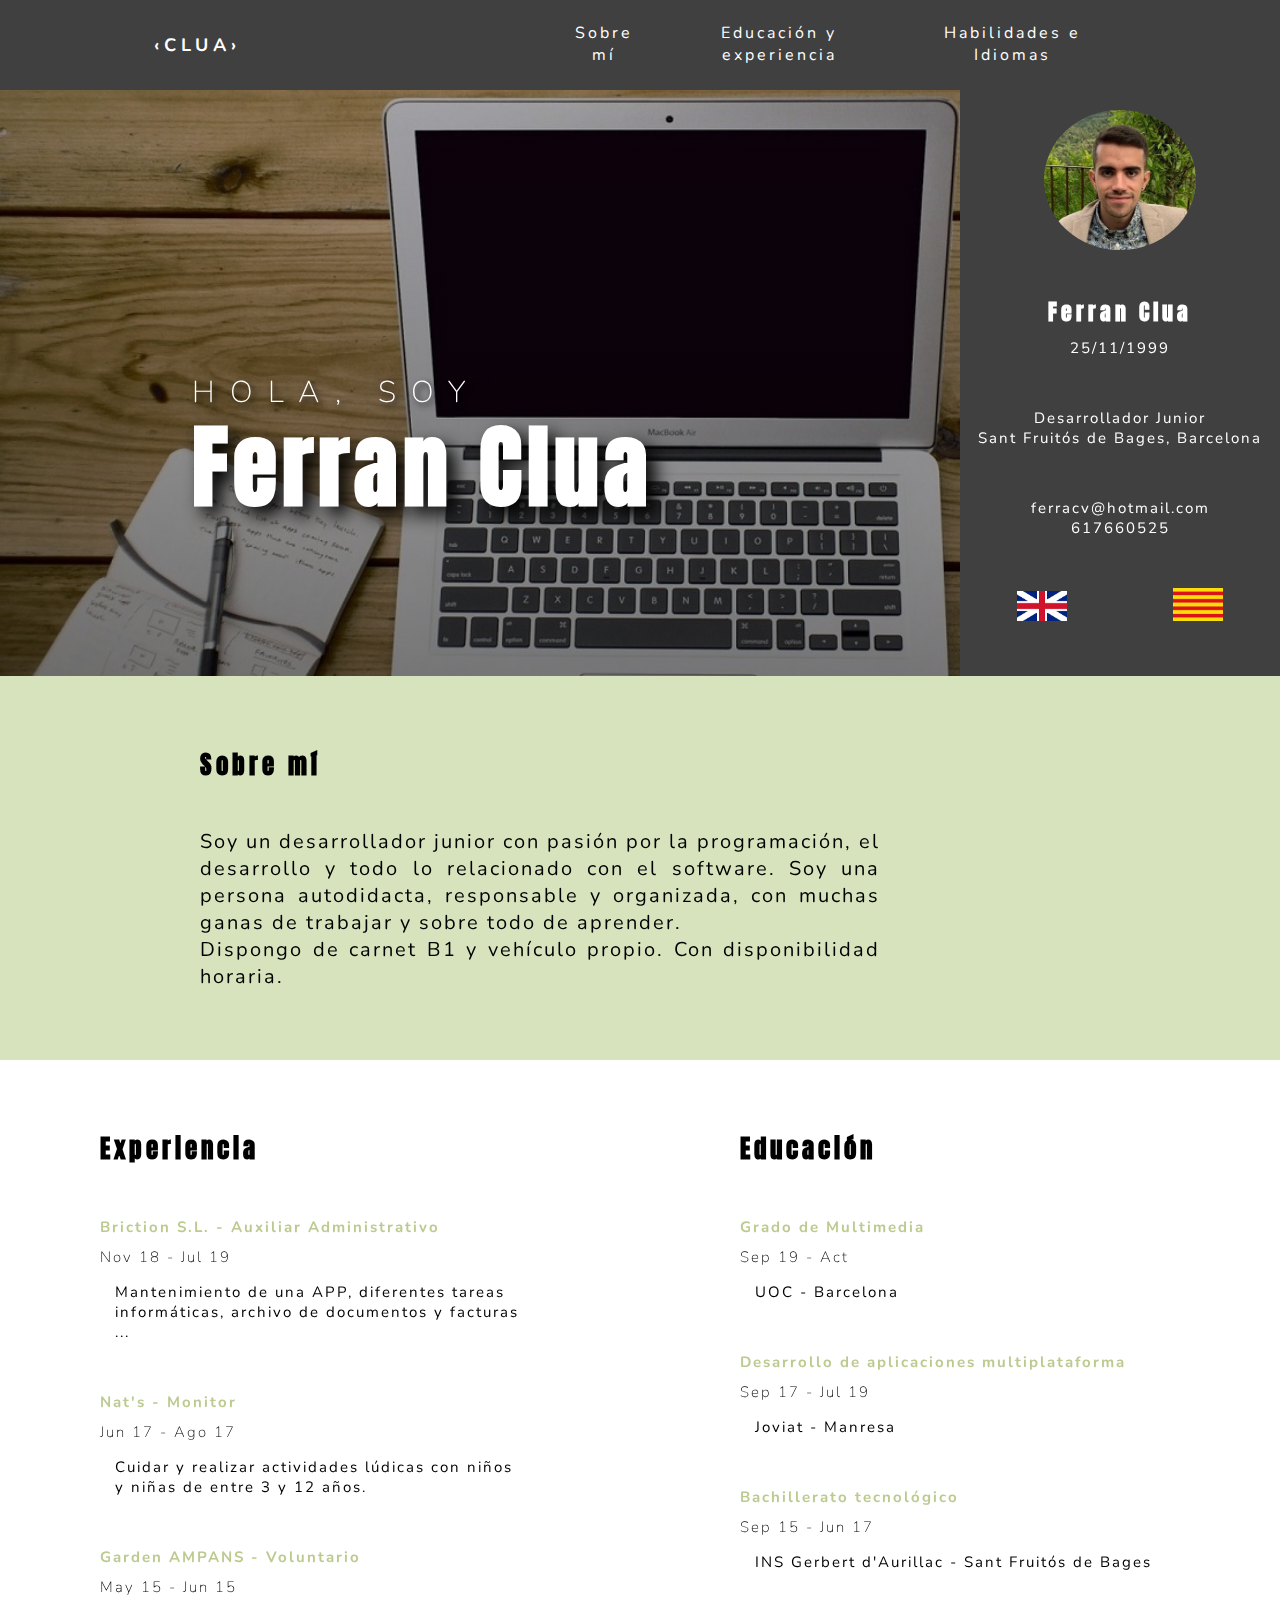
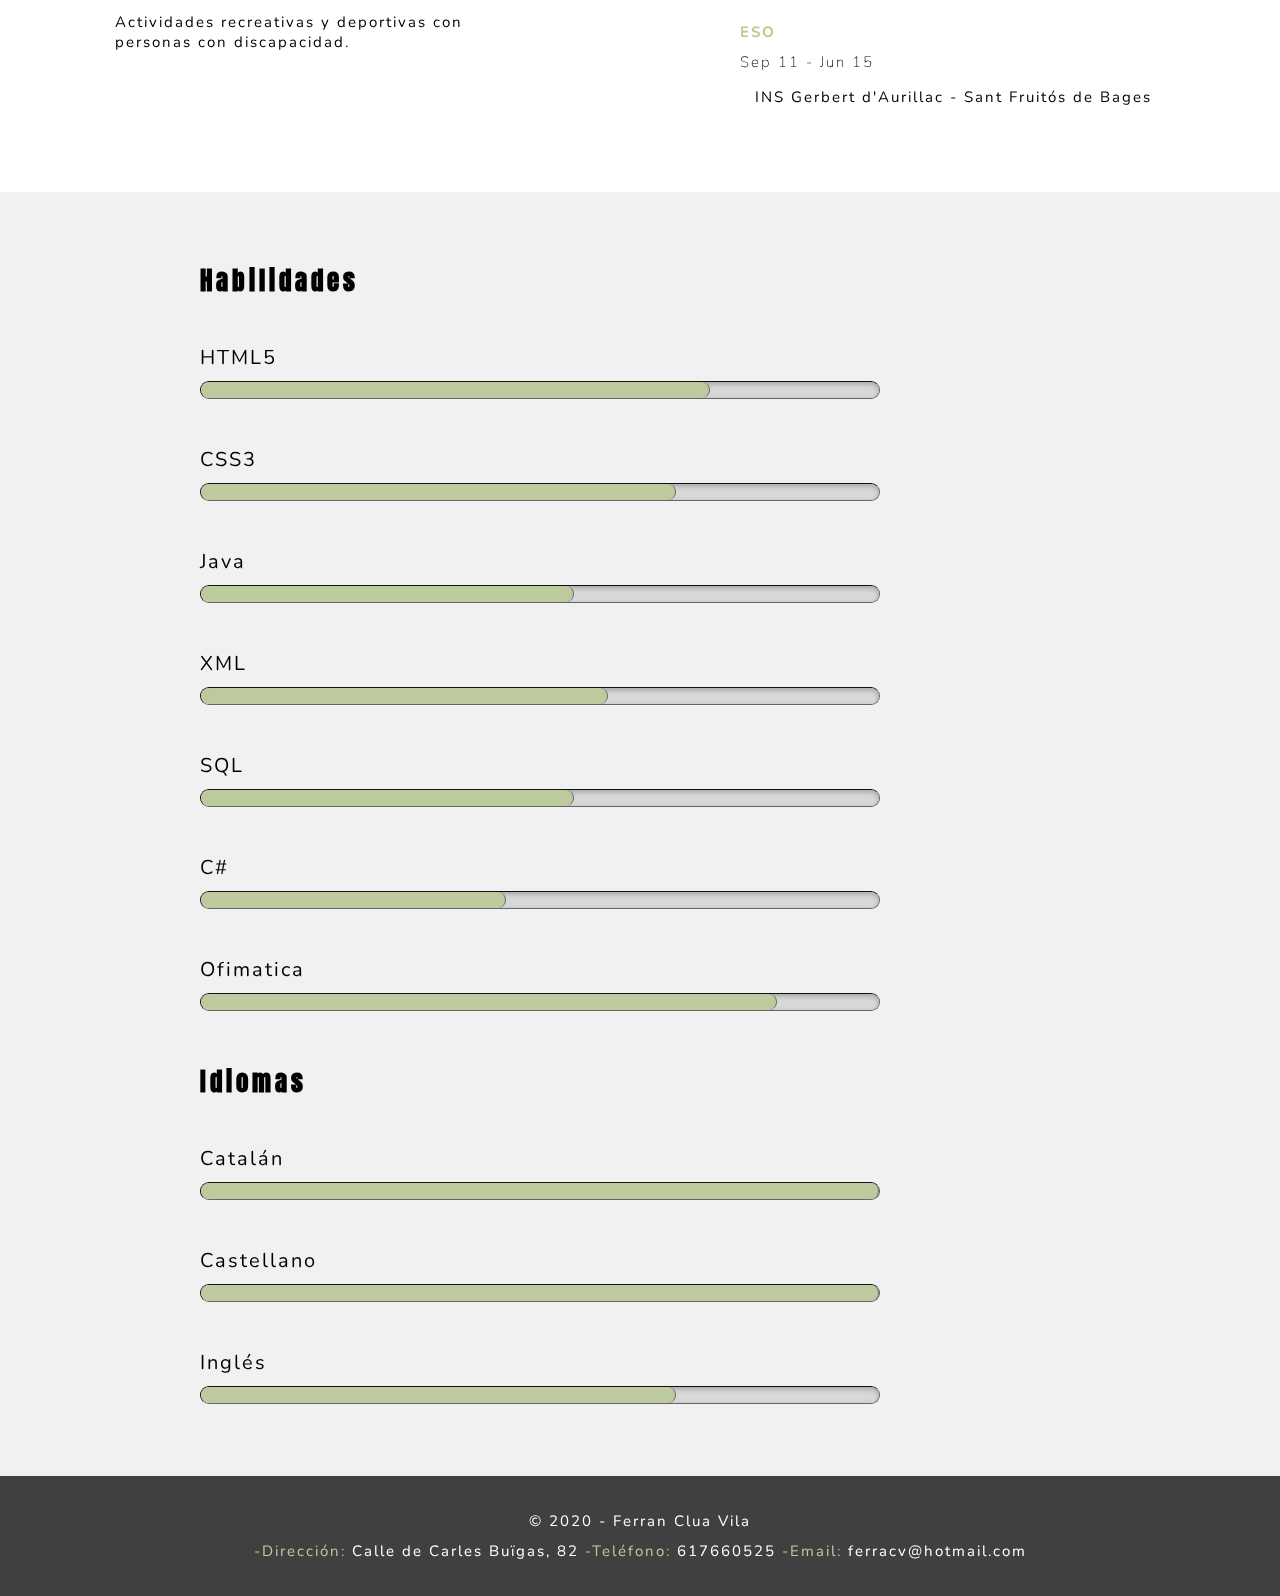
<file: index.html>
<!DOCTYPE html>
<html lang="es">
<head>
    <meta charset="UTF-8">
    <link href="https://fonts.googleapis.com/css2?family=Nunito&display=swap" rel="stylesheet">
    <link href="https://fonts.googleapis.com/css2?family=Nunito:wght@300&display=swap" rel="stylesheet">
    <link href="https://fonts.googleapis.com/css2?family=Nunito+Sans:wght@900&display=swap" rel="stylesheet">
    <link href="https://fonts.googleapis.com/css2?family=Anton&display=swap" rel="stylesheet">
    <link rel="stylesheet" href="css/estilo.css">
    <meta name="viewport" content="width=device-width, initial-scale=1.0">
    <title>My CV</title>
</head>

<body>
    <!-- Header donde hay la barra de navegación de la web -->
    <header>
		<nav id="navbar">
            <div class="logo">
                <h4><a href="#">&#8249CLUA&#8250</a></h4>
            </div>
			<div class="nav-links" id="nav-links">
				<a href="#about">Sobre mí</a>
				<a href="#education">Educación y experiencia</a>
                <a href="#skills">Habilidades e Idiomas</a>
            </div>
		</nav>
    </header>

    <script src="js/navegacion.js"></script>

    <!-- Portada de la web, donde hay la imagen y la información principal -->
    <section class="flex-container">
        <div class="contenedor">
            <div class="photo"></div> 
            <div class="name">
                <h2>HOLA, SOY</h2>
                <h1>Ferran Clua</h1>
            </div>
        </div>
        <div class="info"> 
            <img src="./img/ferran2.jpeg" alt="Imagen propia" class="ferran">
            <h1>Ferran Clua</h1>
            <span>25/11/1999</span>
            <p>Desarrollador Junior <br>
                Sant Fruitós de Bages, Barcelona</p>
            <p>ferracv@hotmail.com <br>
                617660525</p>
            <a title="English" href="cv_eng.html"><img src="img/eng.png" alt="English" class="eng"/></a>
            <a title="Catalan" href="cv_cat.html"><img src="img/cat.png" alt="Catalan" class="cat"/></a>
        </div>
    </section>
    <script src="js/parallax.js"></script>

    <!-- Apartado 'About' de la web -->
    <section class="about" id="about">
        <h1>Sobre mí</h1>
        <p>Soy un desarrollador junior con pasión por la programación, el desarrollo y todo lo relacionado con el software.
            Soy una persona autodidacta, responsable y organizada, con muchas ganas de trabajar y sobre todo de aprender.<br>
	    Dispongo de carnet B1 y vehículo propio. Con disponibilidad horaria.</p>
    </section>

    <section class="flex-learn" id="education">
        <div class="work">
            <h1>Experiencia</h1>
            <!-- Briction S.L. -->
            <h3>Briction S.L. - Auxiliar Administrativo</h3>
            <span>Nov 18 - Jul 19</span>
            <p>Mantenimiento de una APP, diferentes tareas informáticas, archivo de documentos y facturas ...</p>
            <!-- Nat's -->
            <h3>Nat's - Monitor</h3>
            <span>Jun 17 - Ago 17</span>
            <p>Cuidar y realizar actividades lúdicas con niños y niñas de entre 3 y 12 años.</p>
            <!-- Ampans -->
            <h3>Garden AMPANS - Voluntario</h3>
            <span>May 15 - Jun 15</span>
            <p>Actividades recreativas y deportivas con personas con discapacidad.</p>
        </div>
        <div class="study">
            <h1>Educación</h1>
            <!-- UOC -->
            <h3>Grado de Multimedia</h3>
            <span>Sep 19 - Act</span>
            <p>UOC - Barcelona</p>
            <!-- CFGS -->
            <h3>Desarrollo de aplicaciones multiplataforma</h3>
            <span>Sep 17 - Jul 19</span>
            <p>Joviat - Manresa</p>
            <!-- Bachillerato -->
            <h3>Bachillerato tecnológico</h3>
            <span>Sep 15 - Jun 17</span>
            <p>INS Gerbert d'Aurillac - Sant Fruitós de Bages</p>
            <!-- ESO -->
            <h3>ESO</h3>
            <span>Sep 11 - Jun 15</span>
            <p>INS Gerbert d'Aurillac - Sant Fruitós de Bages</p>
        </div>
    </section>

    <!-- Apartado 'Skills' de la web -->
    <section class="skills" id="skills">
        <h1>Habilidades</h1>

        <p>HTML5</p>
        <progress id="html5" max="100" value="75"></progress>

        <p>CSS3</p>
        <progress id="css3" max="100" value="70"></progress>

        <p>Java</p>
        <progress id="java" max="100" value="55"></progress>

        <p>XML</p>
        <progress id="xml" max="100" value="60"></progress>

        <p>SQL</p>
        <progress id="sql" max="100" value="55"></progress>

        <p>C#</p>
        <progress id="c#" max="100" value="45"></progress>

        <p>Ofimatica</p>
        <progress id="c#" max="100" value="85"></progress>
        
        <h1 class="leng">Idiomas</h1>

        <p>Catalán</p>
        <progress id="catalan" max="100" value="100"></progress>

        <p>Castellano</p>
        <progress id="spanish" max="100" value="100"></progress>

        <p>Inglés</p>
        <progress id="english" max="100" value="70"></progress>
    </section>

    <footer>
        <p>&copy; 2020 - Ferran Clua Vila</p>
        <p><span class="sub">-Dirección:</span> Calle de Carles Buïgas, 82 <span class="sub"> -Teléfono:</span> <a href ="tel:617660525">617660525</a>
            <span class="sub"> -Email:</span> <a href="mailto:ferracv@hotmail.com">ferracv@hotmail.com</a></p>
    </footer>
</body>
</html>
</file>
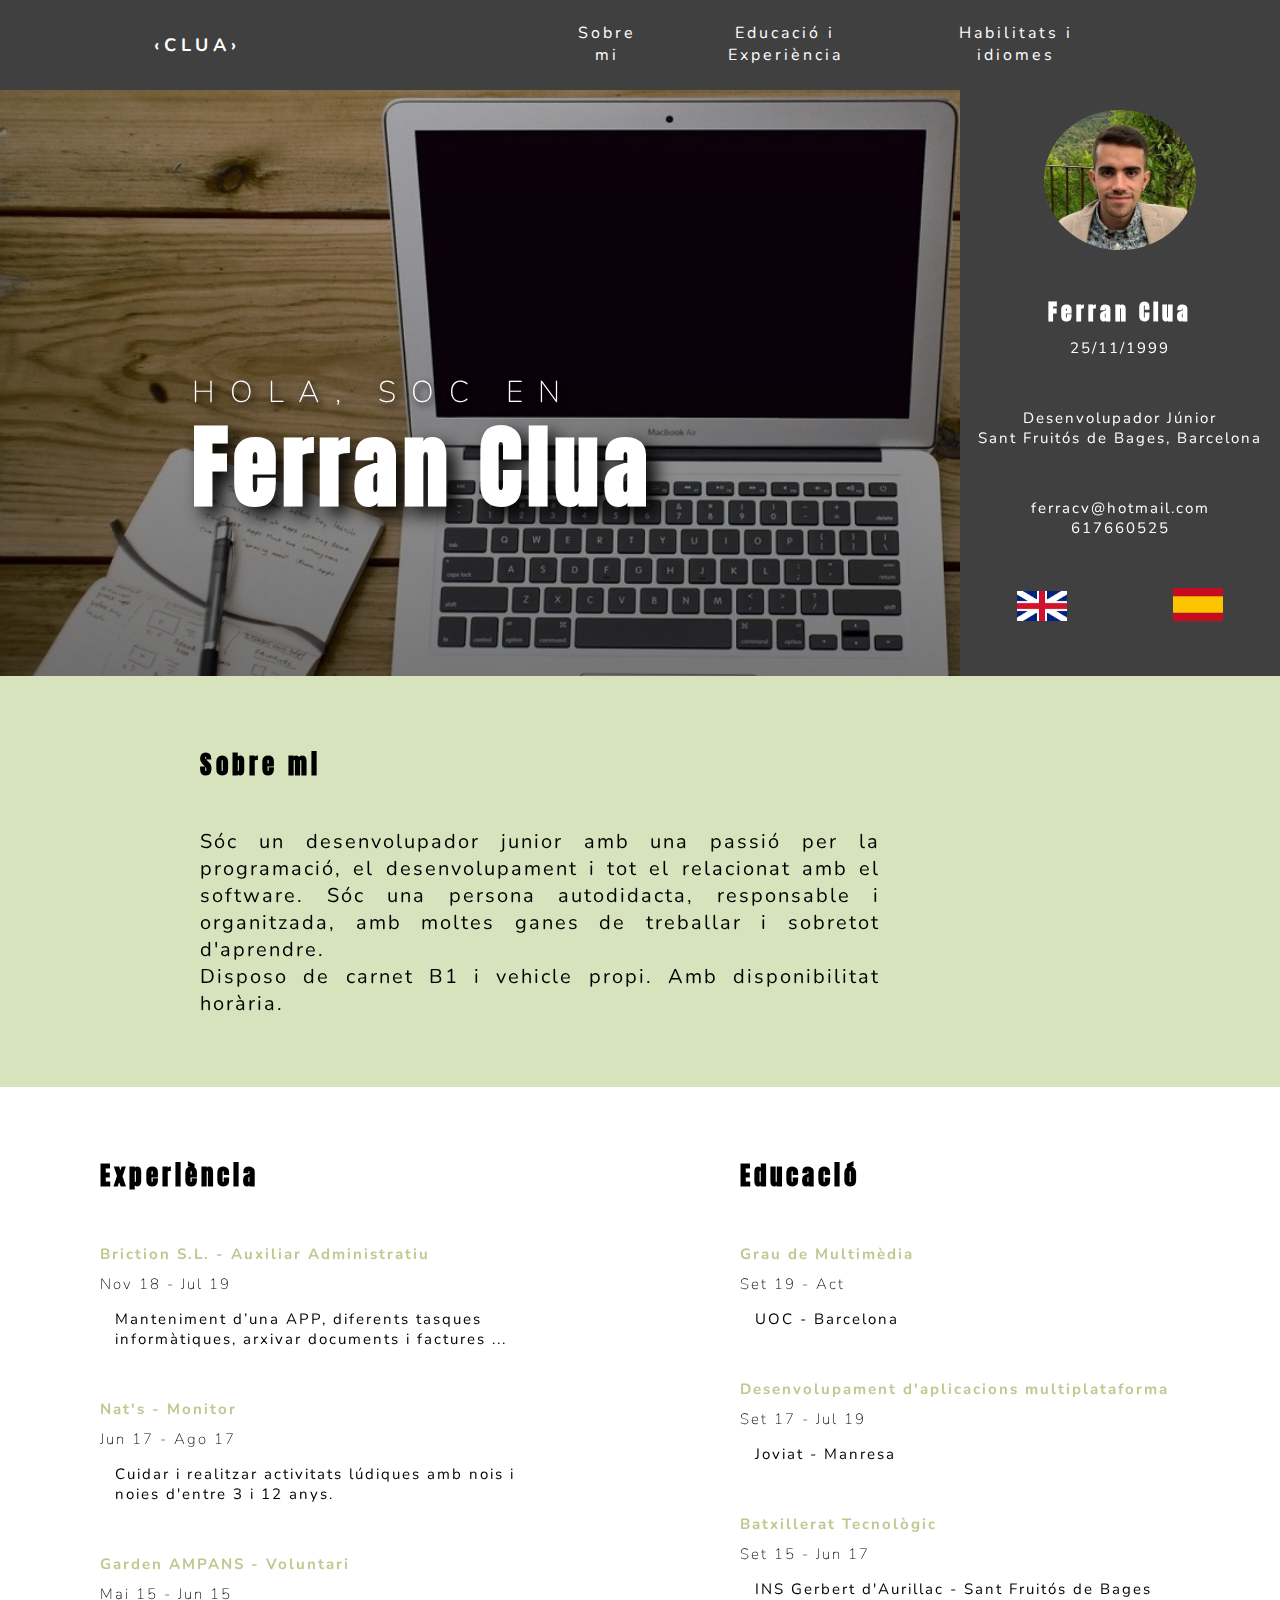
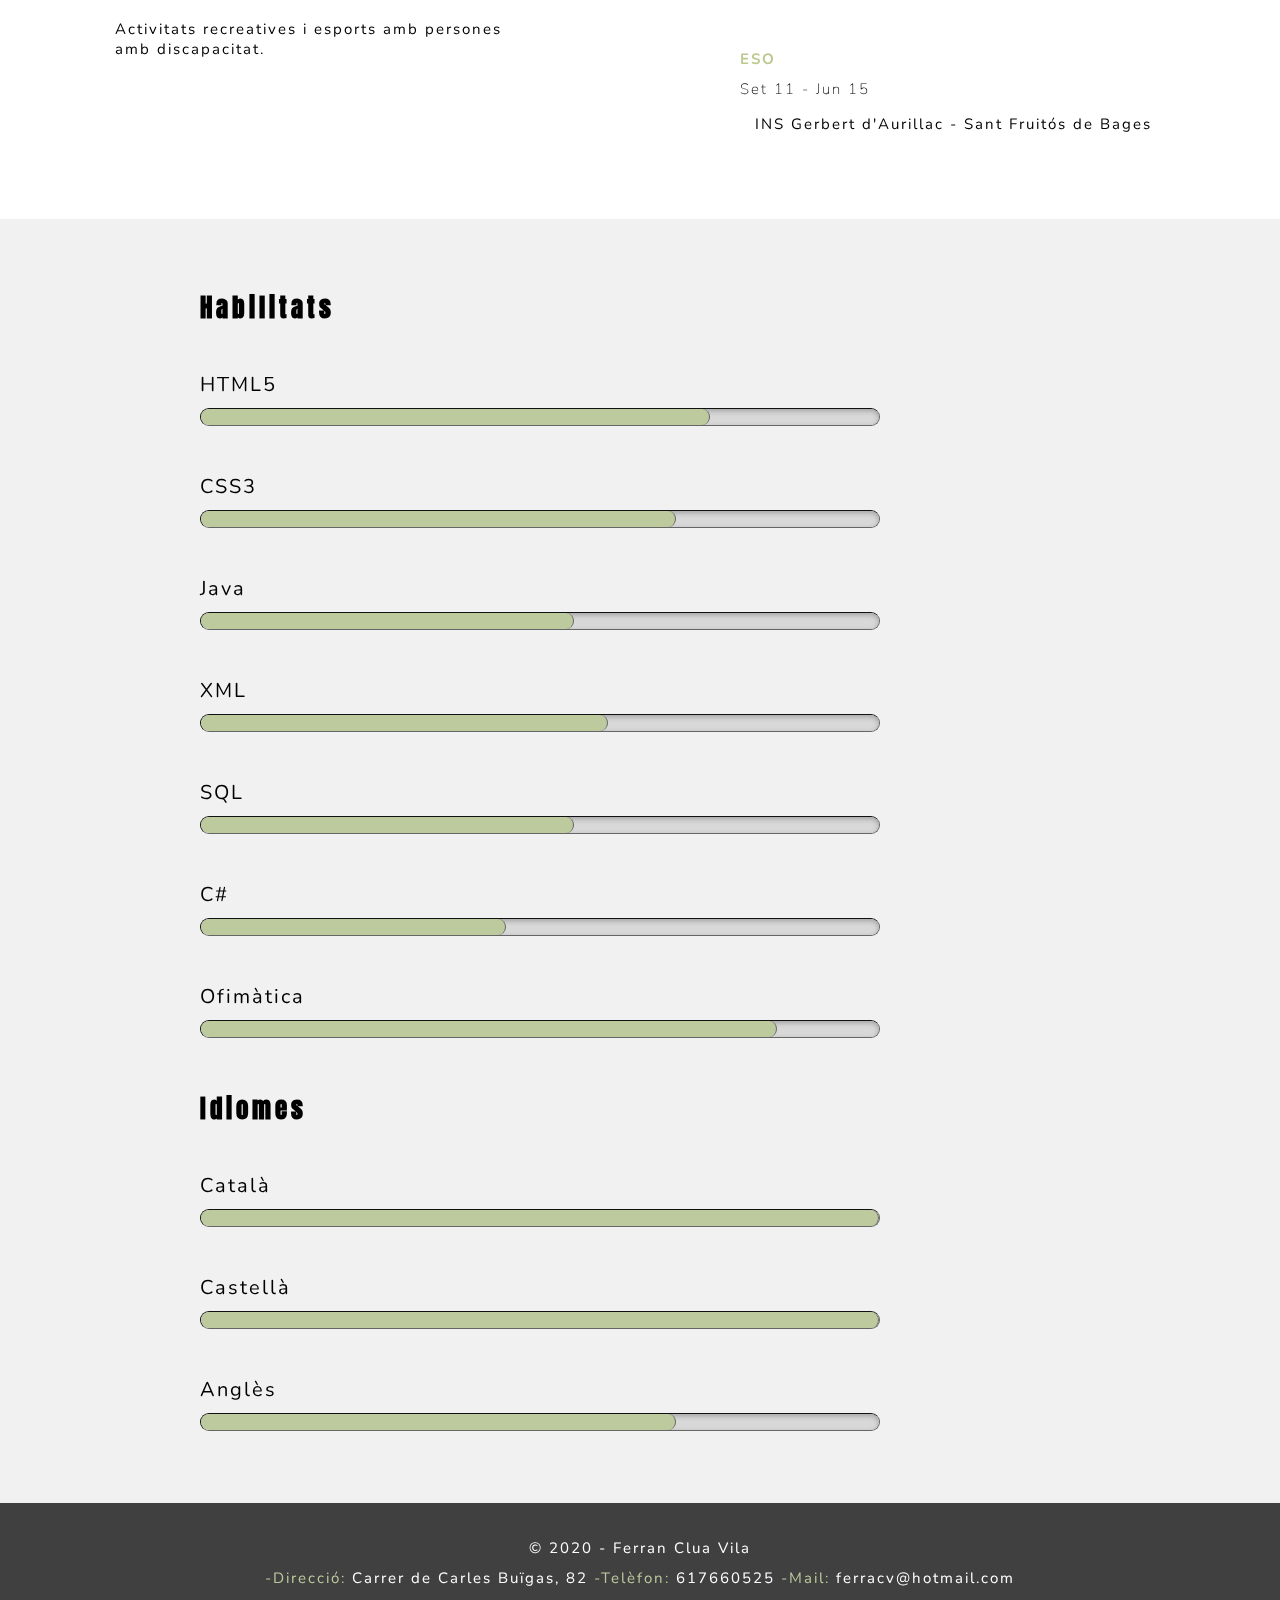
<file: cv_cat.html>
<!DOCTYPE html>
<html lang="en">
<head>
    <meta charset="UTF-8">
    <link href="https://fonts.googleapis.com/css2?family=Nunito&display=swap" rel="stylesheet">
    <link href="https://fonts.googleapis.com/css2?family=Nunito:wght@300&display=swap" rel="stylesheet">
    <link href="https://fonts.googleapis.com/css2?family=Nunito+Sans:wght@900&display=swap" rel="stylesheet">
    <link href="https://fonts.googleapis.com/css2?family=Anton&display=swap" rel="stylesheet">
    <link rel="stylesheet" href="css/estilo.css">
    <meta name="viewport" content="width=device-width, initial-scale=1.0">
    <title>My CV</title>
</head>

<body>
    <!-- Header donde hay la barra de navegación de la web -->
    <header>
		<nav id="navbar">
            <div class="logo">
                <h4><a href="#">&#8249CLUA&#8250</a></h4>
            </div>
			<div class="nav-links">
				<a href="#about">Sobre mi</a>
				<a href="#education">Educació i Experiència</a>
                <a href="#skills">Habilitats i idiomes</a>
            </div>
		</nav>
    </header>

    <script src="js/navegacion.js"></script>

    <!-- Portada de la web, donde hay la imagen y la información principal -->
    <section class="flex-container">
        <div class="contenedor">
            <div class="photo"></div>
            <div class="name">
                <h2>HOLA, SOC EN</h2>
                <h1>Ferran Clua</h1>
            </div>
        </div>
        <div class="info"> 
            <img src="./img/ferran2.jpeg" alt="Imagen propia" class="ferran">
            <h1>Ferran Clua</h1>
            <span>25/11/1999</span>
            <p>Desenvolupador Júnior <br>
                Sant Fruitós de Bages, Barcelona</p>
            <p>ferracv@hotmail.com <br>
                617660525</p>
            <a title="English" href="cv_eng.html"><img src="img/eng.png" alt="English" class="eng"/></a>
            <a title="Spanish" href="index.html"><img src="img/esp.png" alt="Spanish" class="esp"/></a>
        </div>
    </section>
    <script src="js/parallax.js"></script>

    <!-- Apartado 'About' de la web -->
    <section class="about" id="about">
        <h1>Sobre mi</h1>
        <p>Sóc un desenvolupador junior amb una passió per la programació, el desenvolupament i tot el relacionat amb el software. 
	Sóc una persona autodidacta, responsable i organitzada, amb moltes ganes de treballar i sobretot d'aprendre.<br>
	    Disposo de carnet B1 i vehicle propi. Amb disponibilitat horària.</p>
    </section>

    <section class="flex-learn" id="education">
        <div class="work">
            <h1>Experiència</h1>
            <!-- Briction S.L. -->
            <h3>Briction S.L. - Auxiliar Administratiu</h3>
            <span>Nov 18 - Jul 19</span>
            <p>Manteniment d’una APP, diferents tasques informàtiques, arxivar documents i factures ...</p>
            <!-- Nat's -->
            <h3>Nat's - Monitor</h3>
            <span>Jun 17 - Ago 17</span>
            <p>Cuidar i realitzar activitats lúdiques amb nois i noies d'entre 3 i 12 anys.</p>
            <!-- Ampans -->
            <h3>Garden AMPANS - Voluntari</h3>
            <span>Mai 15 - Jun 15</span>
            <p>Activitats recreatives i esports amb persones amb discapacitat.</p>
        </div>
        <div class="study">
            <h1>Educació</h1>
            <!-- UOC -->
            <h3>Grau de Multimèdia</h3>
            <span>Set 19 - Act</span>
            <p>UOC - Barcelona</p>
            <!-- CFGS -->
            <h3>Desenvolupament d'aplicacions multiplataforma</h3>
            <span>Set 17 - Jul 19</span>
            <p>Joviat - Manresa</p>
            <!-- Bachillerato -->
            <h3>Batxillerat Tecnològic</h3>
            <span>Set 15 - Jun 17</span>
            <p>INS Gerbert d'Aurillac - Sant Fruitós de Bages</p>
            <!-- ESO -->
            <h3>ESO</h3>
            <span>Set 11 - Jun 15</span>
            <p>INS Gerbert d'Aurillac - Sant Fruitós de Bages</p>
        </div>
    </section>

    <!-- Apartado 'Skills' de la web -->
    <section class="skills" id="skills">
        <h1>Habilitats</h1>

        <p>HTML5</p>
        <progress id="html5" max="100" value="75"></progress>

        <p>CSS3</p>
        <progress id="css3" max="100" value="70"></progress>

        <p>Java</p>
        <progress id="java" max="100" value="55"></progress>

        <p>XML</p>
        <progress id="xml" max="100" value="60"></progress>

        <p>SQL</p>
        <progress id="sql" max="100" value="55"></progress>

        <p>C#</p>
        <progress id="c#" max="100" value="45"></progress>

        <p>Ofimàtica</p>
        <progress id="c#" max="100" value="85"></progress>
        
        <h1 class="leng">Idiomes</h1>

        <p>Català</p>
        <progress id="catalan" max="100" value="100"></progress>

        <p>Castellà</p>
        <progress id="spanish" max="100" value="100"></progress>

        <p>Anglès</p>
        <progress id="english" max="100" value="70"></progress>
    </section>

    <footer>
        <p>&copy; 2020 - Ferran Clua Vila</p>
        <p><span class="sub">-Direcció:</span> Carrer de Carles Buïgas, 82 <span class="sub"> -Telèfon:</span> <a href ="tel:617660525">617660525</a>
            <span class="sub"> -Mail:</span> <a href="mailto:ferracv@hotmail.com">ferracv@hotmail.com</a></p>
    </footer>
</body>
</html>
</file>
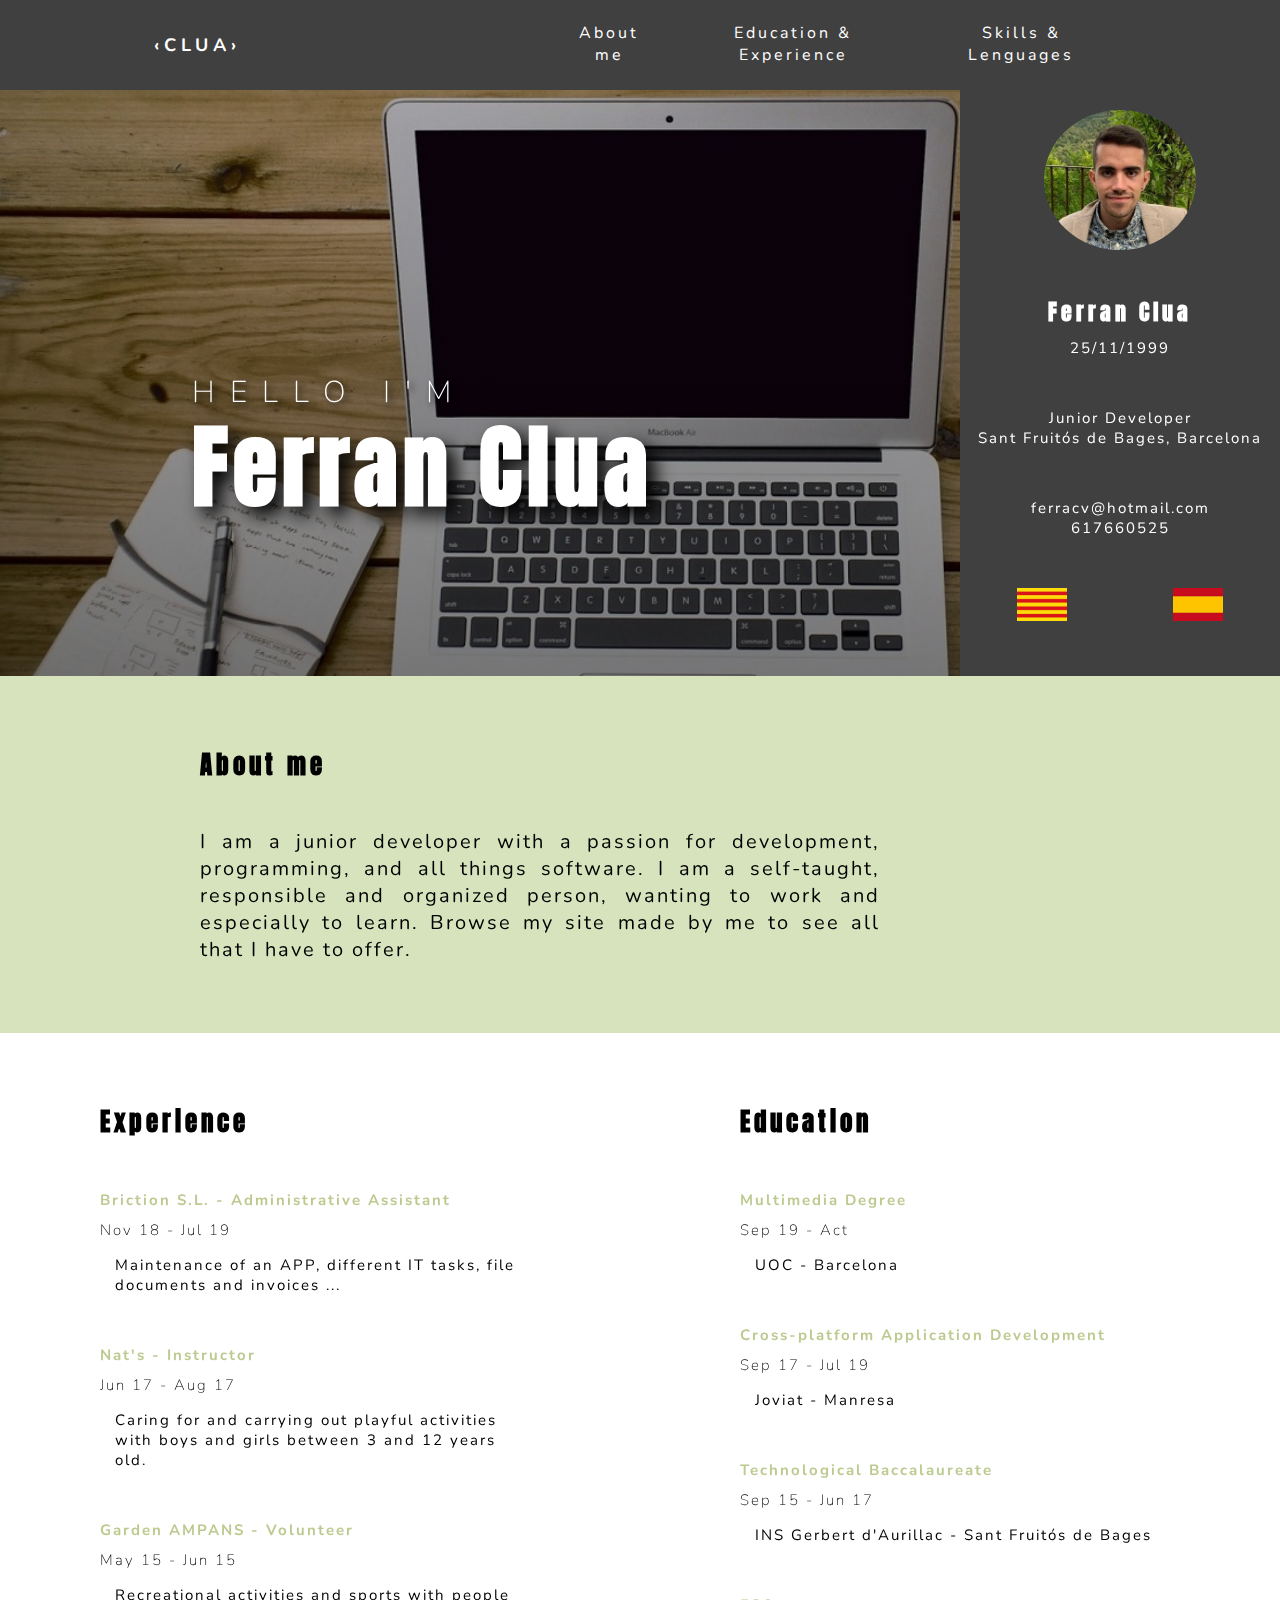
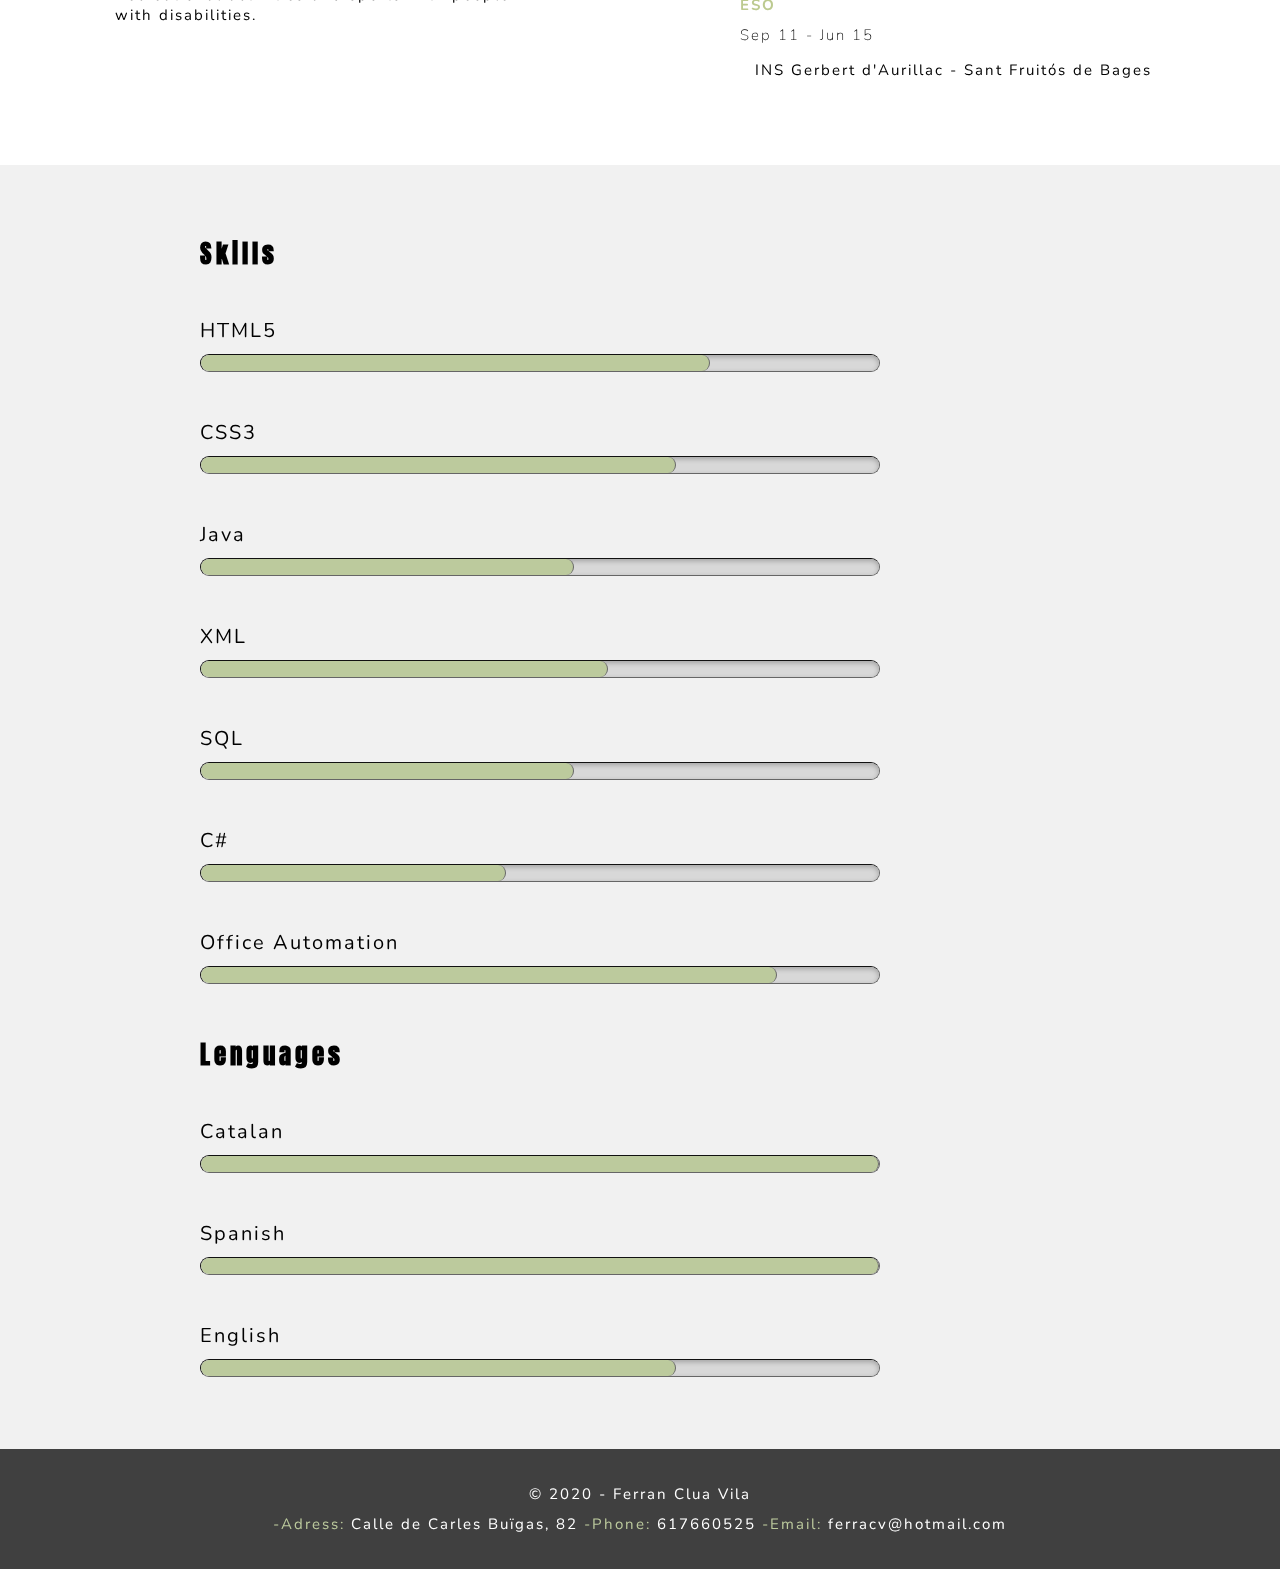
<file: cv_eng.html>
<!DOCTYPE html>
<html lang="en">
<head>
    <meta charset="UTF-8">
    <link href="https://fonts.googleapis.com/css2?family=Nunito&display=swap" rel="stylesheet">
    <link href="https://fonts.googleapis.com/css2?family=Nunito:wght@300&display=swap" rel="stylesheet">
    <link href="https://fonts.googleapis.com/css2?family=Nunito+Sans:wght@900&display=swap" rel="stylesheet">
    <link href="https://fonts.googleapis.com/css2?family=Anton&display=swap" rel="stylesheet">
    <link rel="stylesheet" href="css/estilo.css">
    <meta name="viewport" content="width=device-width, initial-scale=1.0">
   
    <title>My CV</title>
</head>

<body>
    <!-- Header donde hay la barra de navegación de la web -->
    <header>
		<nav id="navbar">
            <div class="logo">
                <h4><a href="#">&#8249CLUA&#8250</a></h4>
            </div>
			<div class="nav-links">
				<a href="#about">About me</a>
				<a href="#education">Education & Experience</a>
                <a href="#skills">Skills & Lenguages</a>
            </div>
		</nav>
    </header>

    <script src="js/navegacion.js"></script>

    <!-- Portada de la web, donde hay la imagen y la información principal -->
    <section class="flex-container">
        <div class="contenedor">
            <div class="photo"></div>
            <div class="name">
                <h2>HELLO I'M</h2>
                <h1>Ferran Clua</h1>
            </div>
        </div>
        <div class="info"> 
            <img src="./img/ferran2.jpeg" alt="Imagen propia" class="ferran">
            <h1>Ferran Clua</h1>
            <span>25/11/1999</span>
            <p>Junior Developer <br>
                Sant Fruitós de Bages, Barcelona</p>
            <p>ferracv@hotmail.com <br>
                617660525</p>
            <a title="Catalan" href="cv_cat.html"><img src="img/cat.png" alt="Catalan" class="cat"/></a>
            <a title="Spanish" href="index.html"><img src="img/esp.png" alt="Spanish" class="esp"/></a>
        </div>
    </section>
    <script src="js/parallax.js"></script>

    <!-- Apartado 'About' de la web -->
    <section class="about" id="about">
        <h1>About me</h1>
        <p>I am a junior developer with a passion for development, programming, and all things software. I am a self-taught, 
	responsible and organized person, wanting to work and especially to learn. Browse my site made by me to see all that I have to offer.</p>
    </section>

    <!-- Apartado 'Education' de la web -->
    <section class="flex-learn" id="education">
        <div class="work">
            <h1>Experience</h1>
            <!-- Briction S.L. -->
            <h3>Briction S.L. - Administrative Assistant</h3>
            <span>Nov 18 - Jul 19</span>
            <p>Maintenance of an APP, different IT tasks, file documents and invoices ...</p>
            <!-- Nat's -->
            <h3>Nat's - Instructor</h3>
            <span>Jun 17 - Aug 17</span>
            <p>Caring for and carrying out playful activities with boys and girls between 3 and 12 years old.</p>
            <!-- Ampans -->
            <h3>Garden AMPANS - Volunteer</h3>
            <span>May 15 - Jun 15</span>
            <p>Recreational activities and sports with people with disabilities.</p>
        </div>
        <div class="study">
            <h1>Education</h1>
            <!-- UOC -->
            <h3>Multimedia Degree</h3>
            <span>Sep 19 - Act</span>
            <p>UOC - Barcelona</p>
            <!-- CFGS -->
            <h3>Cross-platform Application Development</h3>
            <span>Sep 17 - Jul 19</span>
            <p>Joviat - Manresa</p>
            <!-- Bachillerato -->
            <h3>Technological Baccalaureate</h3>
            <span>Sep 15 - Jun 17</span>
            <p>INS Gerbert d'Aurillac - Sant Fruitós de Bages</p>
            <!-- ESO -->
            <h3>ESO</h3>
            <span>Sep 11 - Jun 15</span>
            <p>INS Gerbert d'Aurillac - Sant Fruitós de Bages</p>
        </div>    
    </section>

    <!-- Apartado 'Skills' de la web -->
    <section class="skills" id="skills">
        <h1>Skills</h1>

        <p>HTML5</p>
        <progress id="html5" max="100" value="75"></progress>

        <p>CSS3</p>
        <progress id="css3" max="100" value="70"></progress>

        <p>Java</p>
        <progress id="java" max="100" value="55"></progress>

        <p>XML</p>
        <progress id="xml" max="100" value="60"></progress>

        <p>SQL</p>
        <progress id="sql" max="100" value="55"></progress>

        <p>C#</p>
        <progress id="c#" max="100" value="45"></progress>

        <p>Office Automation</p>
        <progress id="c#" max="100" value="85"></progress>
        
        <h1 class="leng">Lenguages</h1>

        <p>Catalan</p>
        <progress id="catalan" max="100" value="100"></progress>

        <p>Spanish</p>
        <progress id="spanish" max="100" value="100"></progress>

        <p>English</p>
        <progress id="english" max="100" value="70"></progress>
    </section>

    <footer>
        <p>&copy; 2020 - Ferran Clua Vila</p>
        <p><span class="sub">-Adress:</span> Calle de Carles Buïgas, 82 <span class="sub"> -Phone:</span> <a href ="tel:617660525">617660525</a>
            <span class="sub"> -Email:</span> <a href="mailto:ferracv@hotmail.com">ferracv@hotmail.com</a></p>
    </footer>
</body>
</html>
</file>
<file: css/estilo.css>
/* Estilos principales */

*{
    margin: 0px;
    padding: 0px;
    box-sizing: border-box;
    font-family: 'Nunito', sans-serif;
    letter-spacing: 2px;
    font-size: 15px;
}

@media screen and (max-width: 1000px) {
    * {
        font-size: 13px;
    }
}

html {
    scroll-behavior: smooth;
}

header {
    position: fixed;
    width: 100%;
    z-index: 1;
}

footer {
    background-color: #404040;
    font-size: 20px;
    text-align: center;
    color: white;
    padding: 30px;
    line-height: 30px;
}

footer a {
    text-decoration: none;
    color: white;
}

.sub {
    color: #bcca9d
}

@media screen and (max-width: 1000px) {
    footer {
        font-size: 12px;
        padding: 25px;
    }
}

/* Menu de navegacion */

nav{
    display: flex;
    justify-content: space-around;
    align-items: center;
    min-height: 10vh;
    width: 100%;
    background-color: #404040;
    top: 0;
    transition: top 0.4s;
    position: fixed;
}

.logo a{
    font-size: 18px;
    color: white;
    text-decoration: none;
    letter-spacing: 5px;
}

.logo a:hover {
    cursor: pointer;  
}

.nav-links{
    display: flex;
    justify-content: space-between;
    width: 45%;  
}

.nav-links li{
    list-style: none;
}

.nav-links a{
    font-size: 16px;
    color: white;
    text-decoration: none;
    letter-spacing: 3px;
    text-align: center;
    margin: 15px;
}

.nav-links a::after{
    content:''; 
    display: block;
    width: 0;
    height: 1.5px;
    background: white;
    transition: width .3s;
}

.nav-links a:hover::after{
    width: 100%;
    transition: width .3s;
}

@media screen and (max-width: 1000px) {
    nav {
        display: none;
    }
}

/* Apartado presentación */

.flex-container {
    display: flex;
    flex-wrap: wrap;
}

.contenedor{
    flex: 75%;
    position: relative;
    line-height: 75px; 
}

.photo {
    z-index: -1;
    position: fixed;
    width: 100%;
    height: 100%;
    background-size: cover;
    background-repeat: no-repeat;
    background-image: linear-gradient(
        rgba(0, 0, 0, 0.2),
        rgba(0, 0, 0, 0.6)
        )
    ,url(../img/ordenador.jpg);  
}

.name { 
    color: white;
    margin-top: 37%;
    margin-left: 20%;
}

.name h2 {
    font-size: 30px;
    font-weight: lighter;
    letter-spacing: 15PX;
    text-shadow: 0.1em 0.1em 0.2em black;
}

.name h1 {
    font-size: 90px;
    font-family: 'Anton', sans-serif;
    letter-spacing: 5PX;
    text-shadow: 0.1em 0.1em 0.2em black;
}

.info {
    text-align: center;
    flex: 25%;
    background-color: #404040;
    color: white;
    padding-top: 70px;
}

.info h1 {
    font-family: 'Anton', sans-serif;
    font-size: 22px;
    letter-spacing: 4PX;
    margin-bottom: 10px;
}

.info p {
    margin-top: 50px;
    color: white;
}

.ferran {
    height: 140px;
    border-radius: 50%;
    margin: 40px;
}

.eng, .cat, .esp {
    margin: 50px;
    width: 50px;
}

/* Responsive layout - when the screen is less than 700px wide, make the two columns stack on top of each other instead of next to each other */
@media screen and (max-width: 1000px) {
    .flex-container {   
      flex-direction: column;
    }

    .contenedor{
        display: none;
    }

    .info {
        flex: 100%;
        padding-top: 10px;
    }

    .info p {
        margin-top: 20px;
        color: white;
    }

    .ferran {
        height: 130px;
    }
    
    .eng, .cat, .esp {
        margin-top: 45px;
        padding-bottom: 20px;
        width: 40px;
    }
}

/* Estilos generales para todos los apartados */

.about h1, .learn h1, .work h1, .study h1, .skills h1{
    font-size: 25px;
    font-family: 'Anton', sans-serif;
    letter-spacing: 4px;
}

.about p, .skills p {
    margin-top: 45px;
    font-size: 20px;
    text-align: justify;
}

/* Apartado 'About' */

.about {
    padding: 70px;
    padding-left: 200px;
    padding-right: 400px;
    background-color: #d7e3bd;
}

@media screen and (max-width: 1000px) {
    .about {
        padding: 30px;
    }

    .about p, .skills p {
        margin-top: 30px;
        font-size: 15px;
    }
}

/* Apartado 'Education & Experience' */

.flex-learn {
    display: flex;
    flex-wrap: wrap;
    align-items: stretch;
    background-color: white;
}

.flex-learn > div{
    width: 50%;
    padding: 70px;
    padding-left: 100px;
    padding-right: 100px;
}

.study h3, .work h3 {
    font-weight: bold;
    margin-bottom: 10px;
    margin-top: 50px;
    color: #bcca90;
}

.work span, .study span {
    font-weight: lighter;
}

.work p, .study p {
    margin: 15px;
}

@media screen and (max-width: 1000px) {
    .flex-learn {
        flex-direction: column;
    }
    
    .flex-learn > div{
        width: 100%;
        padding: 30px;
    }
}

/*Apartado 'Skills & Lenguages' */

.skills {
    padding: 70px;
    padding-left: 200px;
    padding-right: 400px;
    background-color: #f1f1f1;
}

.skills p {
    margin-bottom: 10px;
}

.leng {
    margin-top: 50px;
}

progress {
    -webkit-appearance: none;
    -moz-appearance: none;
    appearance: none;
    border: none;
    width: 100%;
    height: 18px;
    overflow: hidden;
    border: 1px inset #666;
    background-color: #D8D8D8;
    border-radius: 20px;
}

progress::-moz-progress-bar{
    background: #bcca9d;
    border-radius : 20px;
    border-right:1px inset #666;
}

progress::-webkit-progress-value {
    background: #bcca9d;
    border-radius : 20px;  
    border-right: 1px inset #666;
}
 
progress::-webkit-progress-bar {
    background-color: #D8D8D8;
    box-shadow: 0 2px 5px rgba(0, 0, 0, 0.25) inset; /*esta sombra es para simular el borde que he aplicado arriba para Mozilla*/
    border-radius: 20px ;         
}

@media screen and (max-width: 1000px) {
    .skills {
        padding: 30px;
    }

    progress {
        height: 12px;
    }
}
</file>
